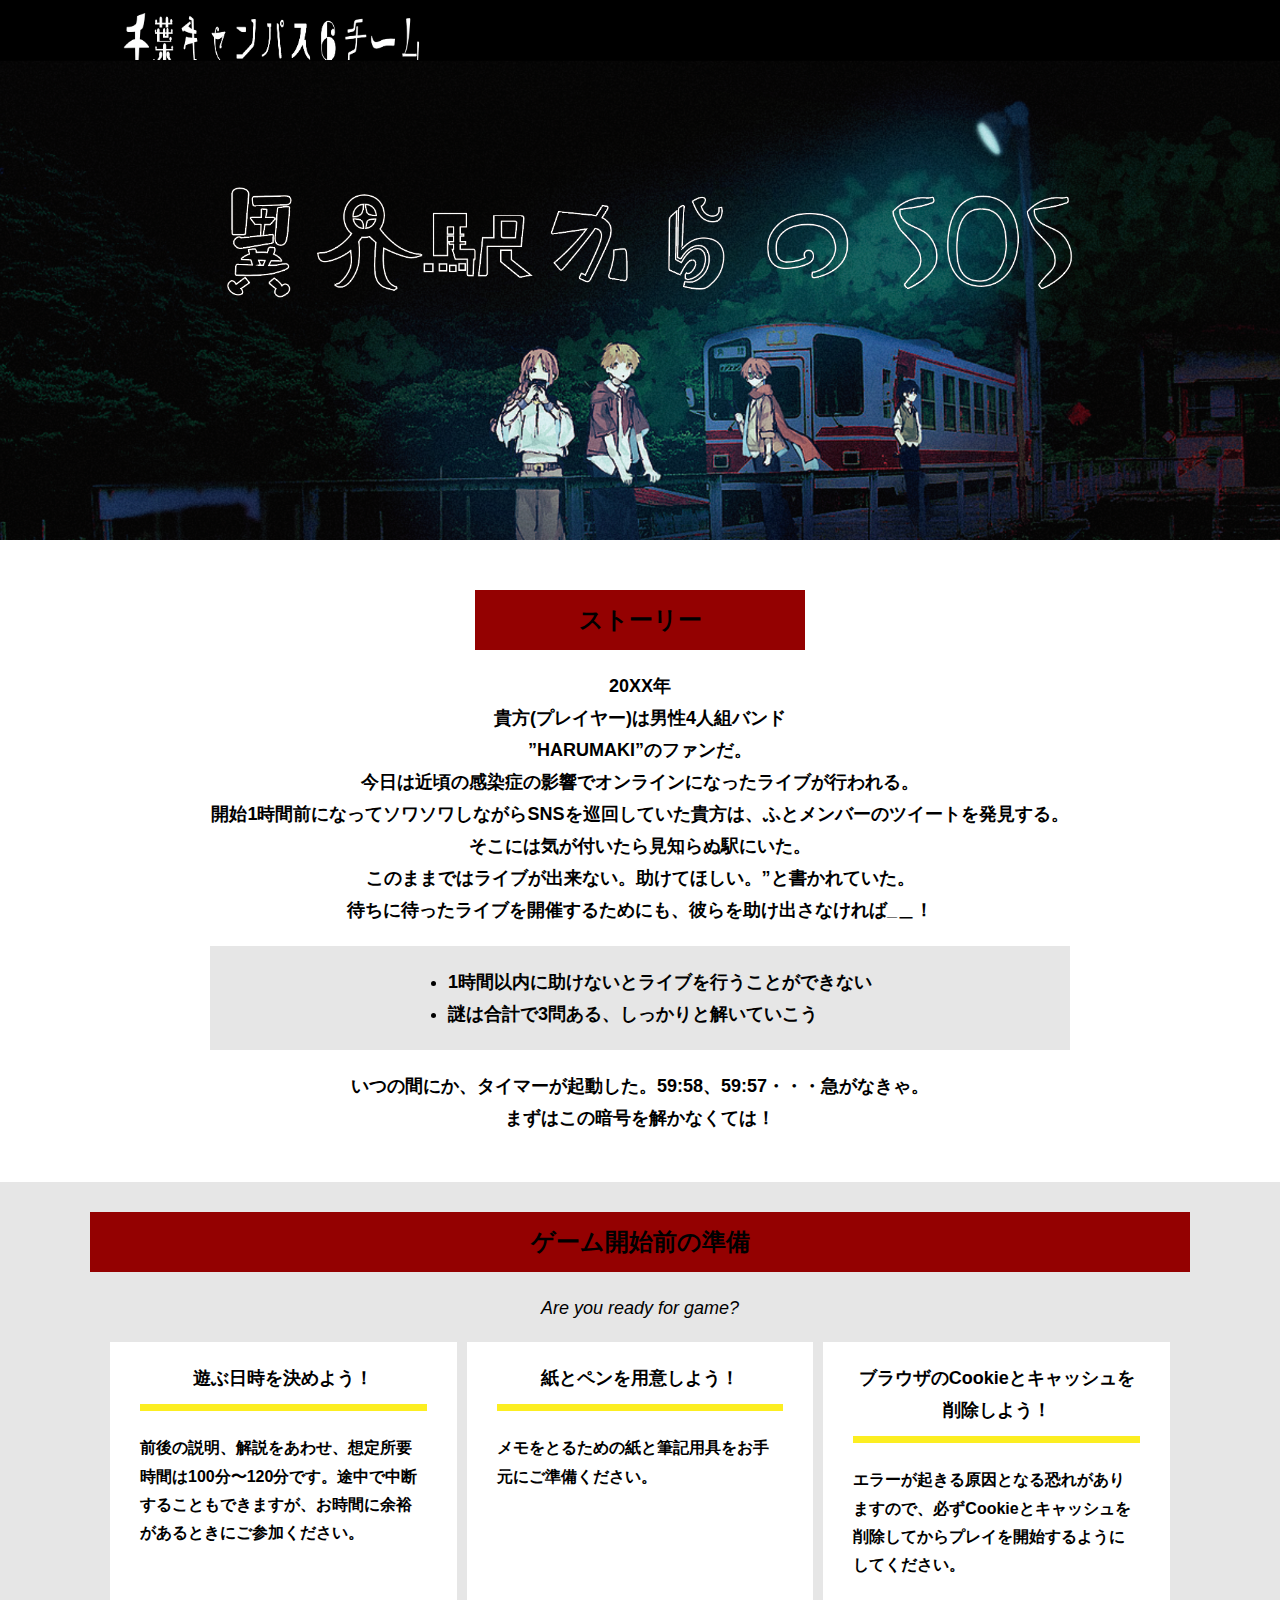
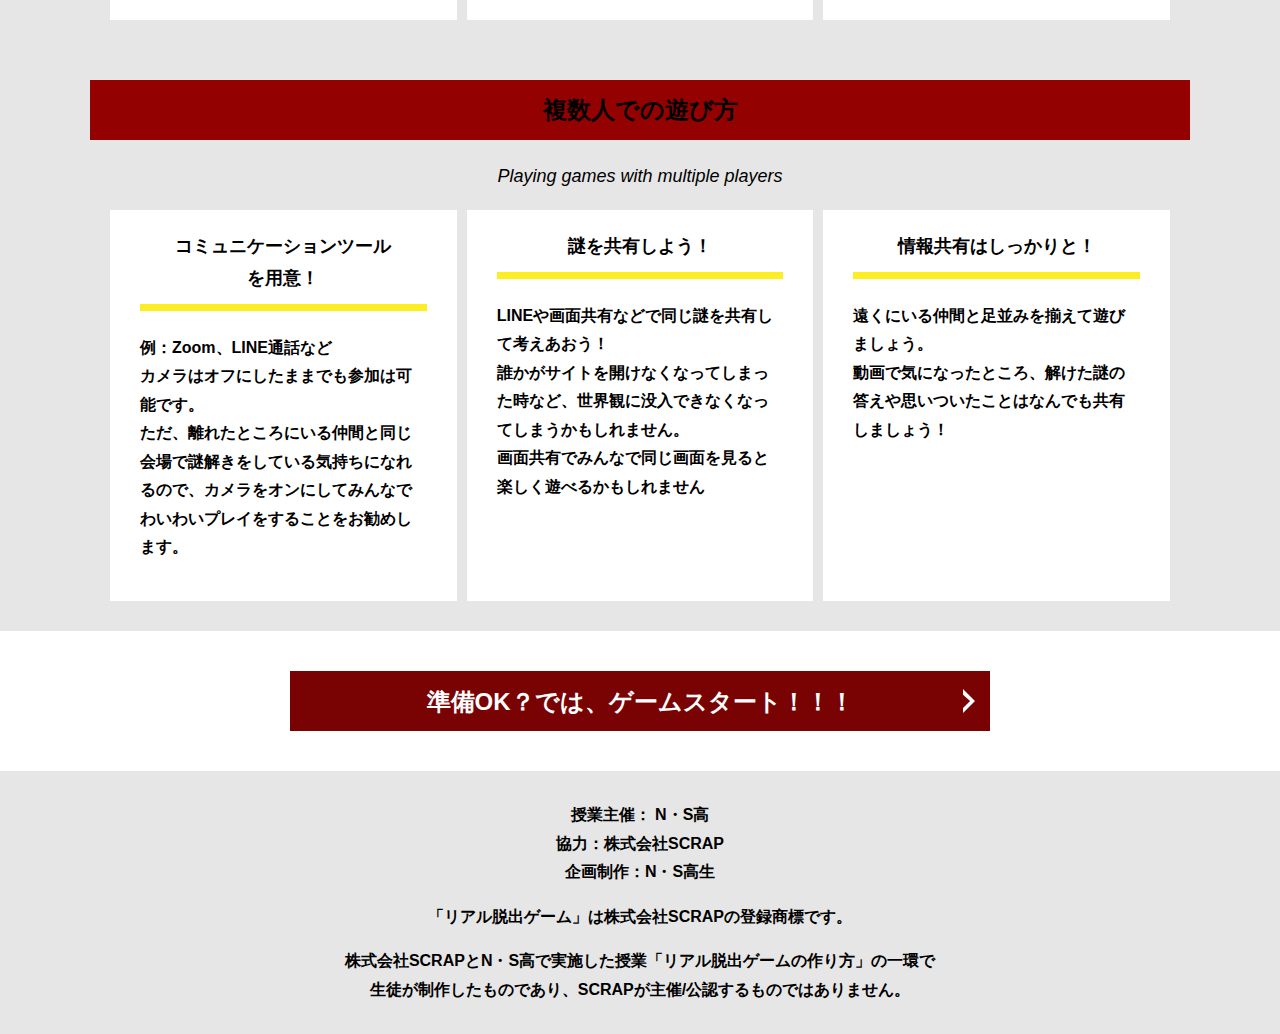
<file: index.html>
<!DOCTYPE html>
<html lang="ja">
<head>
  <meta charset="UTF-8">
  <meta http-equiv="X-UA-Compatible" content="IE=edge">
  <meta name="viewport" content="width=device-width, initial-scale=1.0">
  <title>異界駅からのSOS脱出 │ Project N</title>
  <link rel="stylesheet" href="assets/css/normalize.css">
  <link rel="stylesheet" href="assets/css/style.css">
</head>
<body>
  <svg width="0" height="0" class="hidden">
    <symbol xmlns="http://www.w3.org/2000/svg" viewBox="0 0 12.47 24.94" id="arrow" class="arrow_svg">
      <title>arrow</title>
      <polygon points="0 24.94 0 19.66 7.35 12.47 0 5.92 0 0 12.47 12.47 0 24.94"/>
    </symbol>
  </svg>
  <header class="header">
    <div class="container">
      <div class="header__logo"><img src="assets/images/1ロゴ.png" alt="チームロゴ"></div>
      <div class="header__name">N・S高生制作サイト</div>
    </div>
  </header>
  <main class="main index-page">
    <!-- タイトルエリア　ここから -->
    <h1 class="main-title"><img src="assets/images/トプ画.png" alt="Presented by SCRAP×N・S高リアル脱出ゲーム制作PJ 封鎖された家庭科室からの脱出"></h1>
    <!-- タイトルエリア　ここまで -->
    <section class="section section--story">
      <div class="container">
        <h2 class="section-title section-title--keycolor section-title--story">ストーリー</h2>
        <div class="story">
          <p class="text-center">20XX年<br>
            貴方(プレイヤー)は男性4人組バンド<br>
            ”HARUMAKI”のファンだ。<br>
            今日は近頃の感染症の影響でオンラインになったライブが行われる。<br>
            開始1時間前になってソワソワしながらSNSを巡回していた貴方は、ふとメンバーのツイートを発見する。<br>
            そこには気が付いたら見知らぬ駅にいた。<br>
            このままではライブが出来ない。助けてほしい。”と書かれていた。<br>
            待ちに待ったライブを開催するためにも、彼らを助け出さなければ_＿！</p>
          <div class="story__note__outer bg-color--gray">
            <ul class="story__note">
              <li>1時間以内に助けないとライブを行うことができない</li>
              <li>謎は合計で3問ある、しっかりと解いていこう</li>
            </ul>
          </div>
          <p class="text-center">いつの間にか、タイマーが起動した。59:58、59:57・・・急がなきゃ。<br>
            まずはこの暗号を解かなくては！</p>
        </div>
      </div>
    </section>
    <section class="section bg-color--gray">
      <div class="container">
        <h2 class="section-title">ゲーム開始前の準備</h2>
        <p class="font-eng text-center">Are you ready for game?</p>
        <!--
          class名"row"内のclass名"column"が横並びになります。
          改行する場合は以下のように追加してください。
          <div class="row">
            <div class="column">
              ～ 内容 ～
            </div>
          </div>
        -->
        <div class="row">
          <div class="column">
            <div class="card">
              <h3 class="card__title">遊ぶ日時を決めよう！</h3>
              <p class="card__content">前後の説明、解説をあわせ、想定所要時間は100分〜120分です。途中で中断することもできますが、お時間に余裕があるときにご参加ください。</p>
            </div>
          </div>
          <div class="column">
            <div class="card">
              <h3 class="card__title">紙とペンを用意しよう！</h3>
              <p class="card__content">メモをとるための紙と筆記用具をお手元にご準備ください。</p>
            </div>
          </div>
          <div class="column">
            <div class="card">
              <h3 class="card__title">ブラウザのCookieとキャッシュを<br>削除しよう！</h3>
              <p class="card__content">エラーが起きる原因となる恐れがありますので、必ずCookieとキャッシュを削除してからプレイを開始するようにしてください。</p>
            </div>
          </div>
        </div>
      </div>
    </section>
    <section class="section bg-color--keycolor">
      <div class="container">
        <h2 class="section-title">複数人での遊び方</h2>
        <p class="font-eng text-center">Playing games with multiple players</p>
        <div class="row">
          <div class="column">
            <div class="card">
              <h3 class="card__title">コミュニケーションツール<br>を用意！</h3>
              <p class="card__content">例：Zoom、LINE通話など<br>
                カメラはオフにしたままでも参加は可能です。<br>
                ただ、離れたところにいる仲間と同じ会場で謎解きをしている気持ちになれるので、カメラをオンにしてみんなでわいわいプレイをすることをお勧めします。</p>
            </div>
          </div>
          <div class="column">
            <div class="card">
              <h3 class="card__title">謎を共有しよう！</h3>
              <p class="card__content">LINEや画面共有などで同じ謎を共有して考えあおう！<br>
                誰かがサイトを開けなくなってしまった時など、世界観に没入できなくなってしまうかもしれません。<br>
                画面共有でみんなで同じ画面を見ると楽しく遊べるかもしれません</p>
            </div>
          </div>
          <div class="column">
            <div class="card">
              <h3 class="card__title">情報共有はしっかりと！</h3>
              <p class="card__content">遠くにいる仲間と足並みを揃えて遊びましょう。<br>
                動画で気になったところ、解けた謎の答えや思いついたことはなんでも共有しましょう！</p>
            </div>
          </div>
        </div>
      </div>
    </section>
    <section class="section">
      <div class="container">
        <a class="btn" href="main.html">準備OK？では、ゲームスタート！！！<svg class="btn__arrow"><use xlink:href="#arrow"></use></svg></a>
      </div>
    </section>
  </main>
  <footer class="footer section bg-color--gray">
    <div class="container">
      <p class="text-center">授業主催： N・S高<br>協力：株式会社SCRAP<br>企画制作：N・S高生</p>
      <p class="text-center">「リアル脱出ゲーム」は株式会社SCRAPの登録商標です。</p>
      <p class="text-center">株式会社SCRAPとN・S高で実施した授業「リアル脱出ゲームの作り方」の一環で<br>生徒が制作したものであり、SCRAPが主催/公認するものではありません。</p>
    </div>
  </footer>
</body>
</html>
</file>
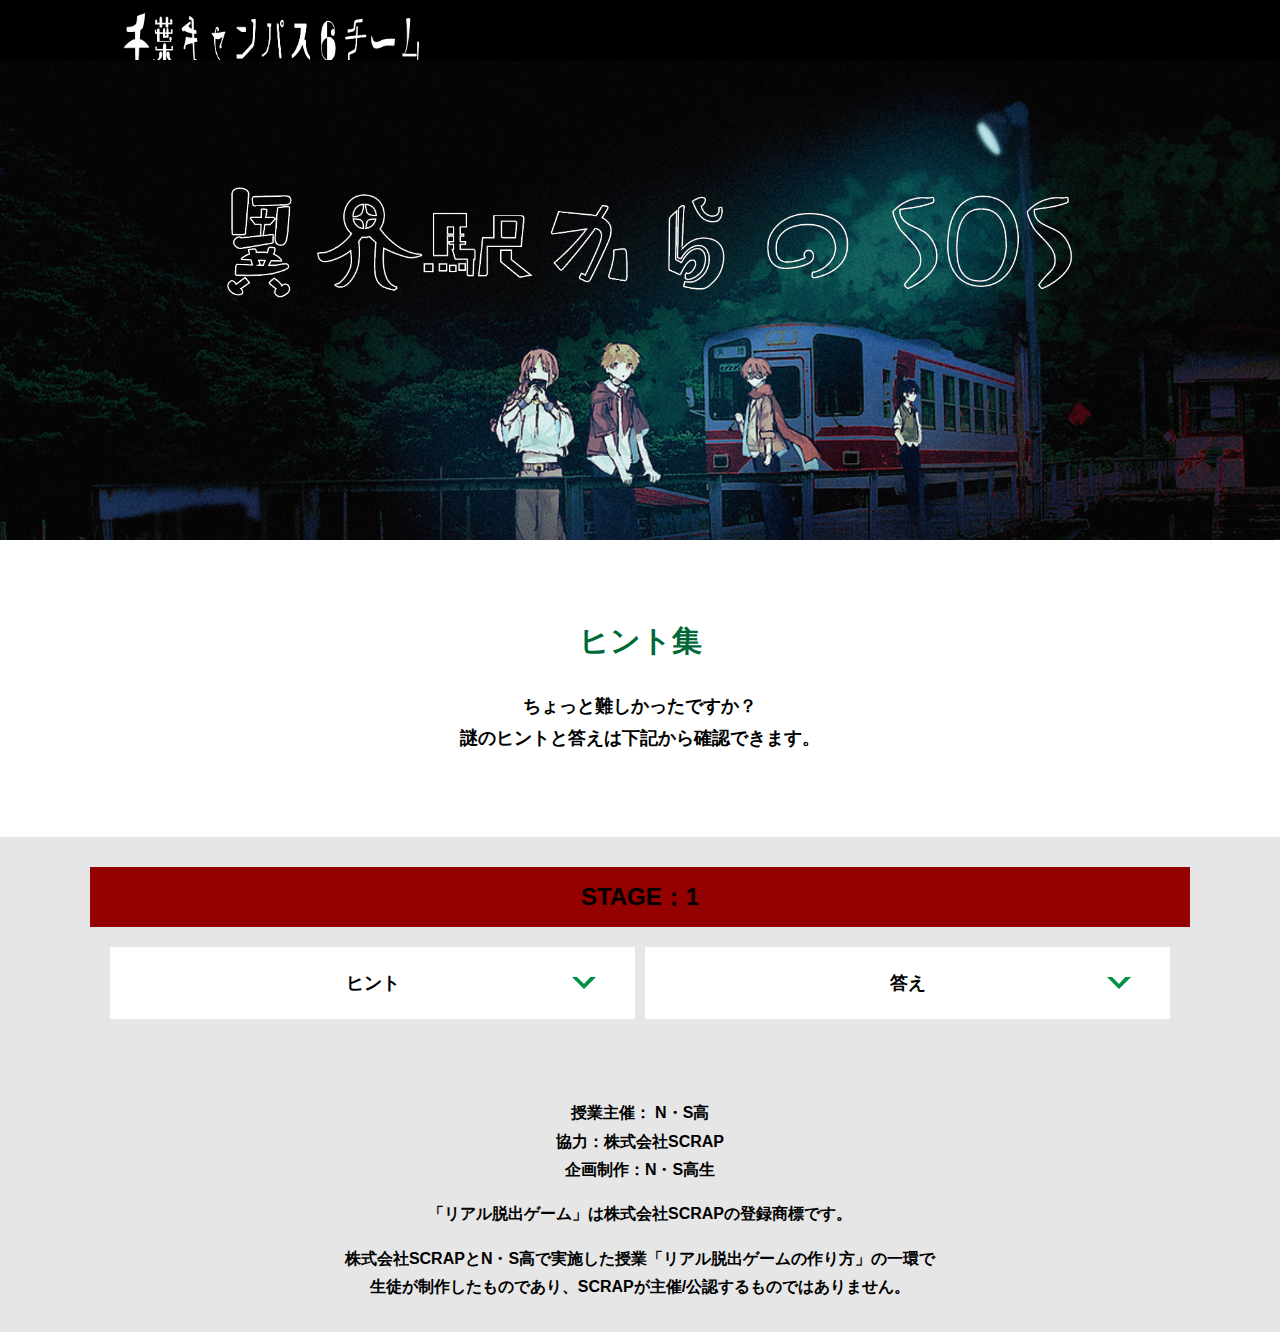
<file: hint1.html>
<!DOCTYPE html>
<html lang="ja">
<head>
  <meta charset="UTF-8">
  <meta http-equiv="X-UA-Compatible" content="IE=edge">
  <meta name="viewport" content="width=device-width, initial-scale=1.0">
  <title>ヒント │ 異界駅からのSOS │ Project N</title>
  <link rel="stylesheet" href="assets/css/normalize.css">
  <link rel="stylesheet" href="assets/css/style.css">
</head>
<body>
  <svg width="0" height="0" class="hidden">
    <symbol xmlns="http://www.w3.org/2000/svg" viewBox="0 0 12.47 24.94" id="arrow" class="arrow_svg">
      <title>arrow</title>
      <polygon points="0 24.94 0 19.66 7.35 12.47 0 5.92 0 0 12.47 12.47 0 24.94"/>
    </symbol>
  </svg>
  <header class="header">
    <div class="container">
      <div class="header__logo"><img src="assets/images/1ロゴ.png" alt="チームロゴ"></div>
      <div class="header__name">N・S高生制作サイト</div>
    </div>
  </header>
  <main class="main hint-page">
    <!-- タイトルエリア　ここから -->
    <h1 class="main-title"><img src="assets/images/トプ画.png" alt="封鎖された家庭科室からの脱出"></h1>
    <!-- タイトルエリア　ここまで -->
    <section class="section">
      <div class="container">
        <div class="box bg-color--subcolor">
          <h2 class="section-title--border">ヒント集</h2>
          <p class="text-center">ちょっと難しかったですか？<br>
            謎のヒントと答えは下記から確認できます。</p>
        </div>
      </div>
    </section>
    <!-- STAGE1ヒント　ここから -->
    <section id="stage1" class="section bg-color--gray">
      <div class="container">
        <h2 class="section-title section-title--keycolor">STAGE：1</h2>
        <div class="row">
          <div class="column">
            <div class="card">
              <h3 class="card__title">ヒント<svg class="card__arrow"><use xlink:href="#arrow"></use></svg></h3>
              <p class="card__content">ある漢字が当てはまる</p>
            </div>
          </div>
          <div class="column">
            <div class="card">
              <h3 class="card__title">答え<svg class="card__arrow"><use xlink:href="#arrow"></use></svg></h3>
              <p class="card__content">電車</p>
            </div>
          </div>
        </div>
      </div>
    </section>
    <!-- STAGE1ヒント　ここまで -->
  </main>
  <footer class="footer section bg-color--gray">
    <div class="container">
        <p class="text-center">授業主催： N・S高<br>協力：株式会社SCRAP<br>企画制作：N・S高生</p>
        <p class="text-center">「リアル脱出ゲーム」は株式会社SCRAPの登録商標です。</p>
        <p class="text-center">株式会社SCRAPとN・S高で実施した授業「リアル脱出ゲームの作り方」の一環で<br>生徒が制作したものであり、SCRAPが主催/公認するものではありません。</p>
    </div>
  </footer>
  <script src="assets/js/hint.js"></script>
</body>
</html>
</file>
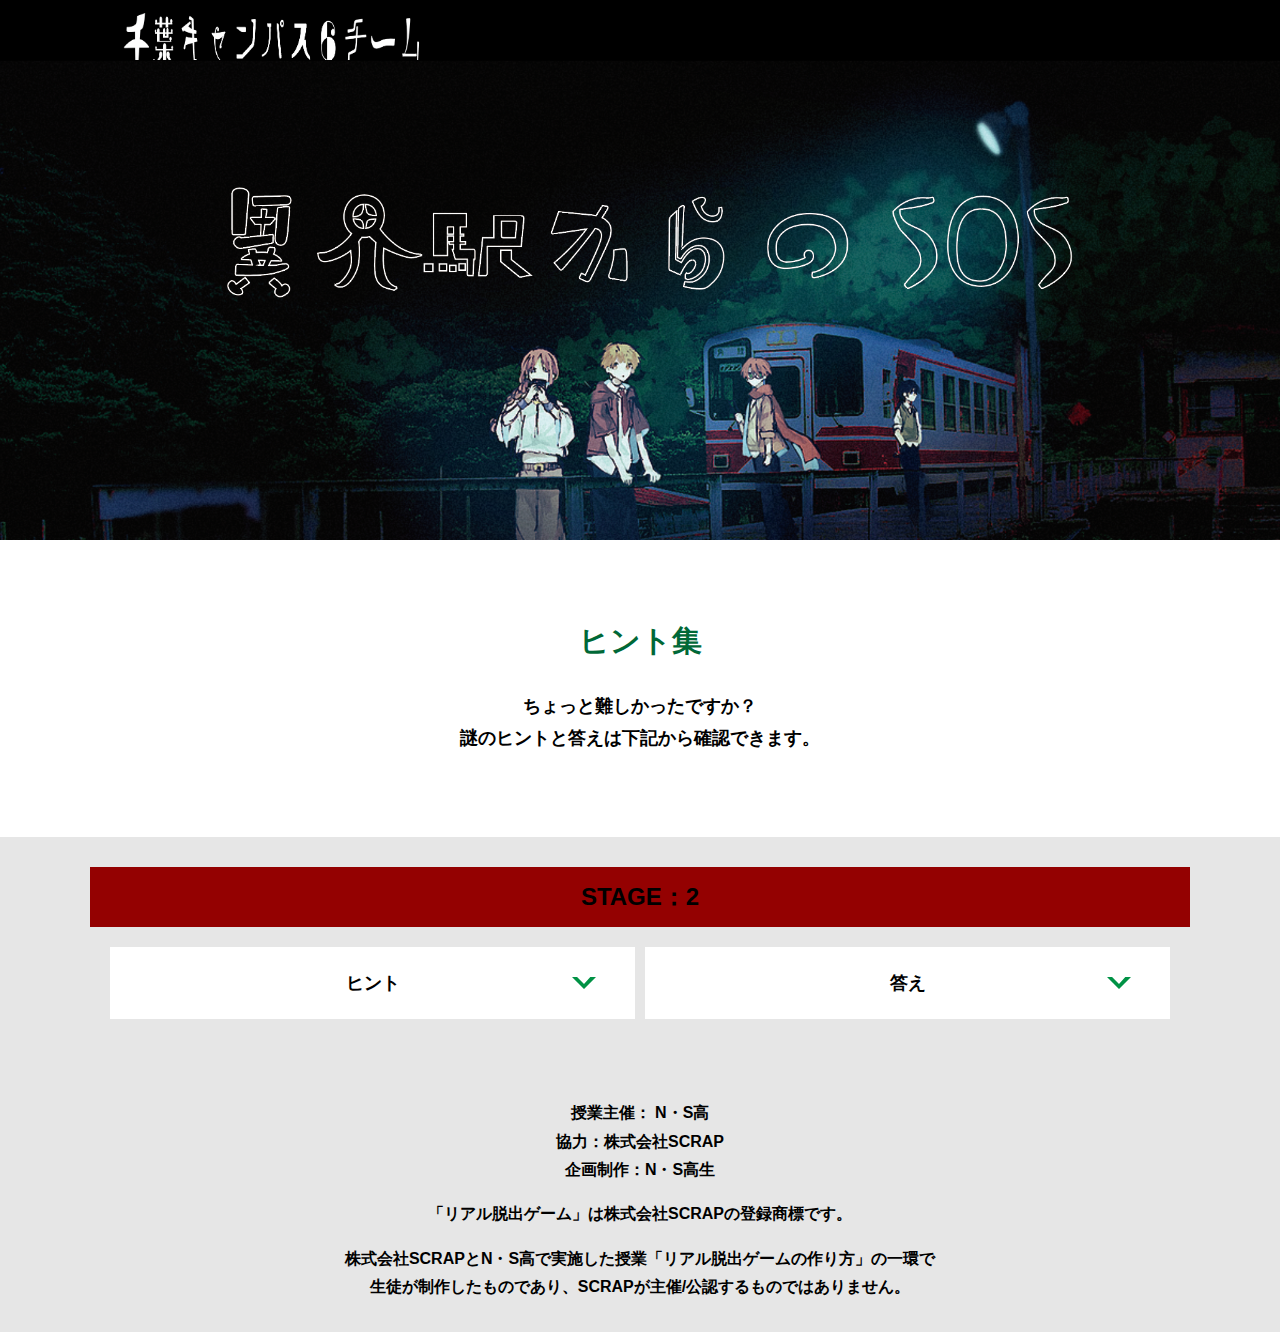
<file: hint2.html>
<!DOCTYPE html>
<html lang="ja">
<head>
  <meta charset="UTF-8">
  <meta http-equiv="X-UA-Compatible" content="IE=edge">
  <meta name="viewport" content="width=device-width, initial-scale=1.0">
  <title>ヒント │ 封鎖された家庭科室からの脱出 │ Project N</title>
  <link rel="stylesheet" href="assets/css/normalize.css">
  <link rel="stylesheet" href="assets/css/style.css">
</head>
<body>
  <svg width="0" height="0" class="hidden">
    <symbol xmlns="http://www.w3.org/2000/svg" viewBox="0 0 12.47 24.94" id="arrow" class="arrow_svg">
      <title>arrow</title>
      <polygon points="0 24.94 0 19.66 7.35 12.47 0 5.92 0 0 12.47 12.47 0 24.94"/>
    </symbol>
  </svg>
  <header class="header">
    <div class="container">
      <div class="header__logo"><img src="assets/images/1ロゴ.png" alt="チームロゴ"></div>
      <div class="header__name">N・S高生制作サイト</div>
    </div>
  </header>
  <main class="main hint-page">
    <!-- タイトルエリア　ここから -->
    <h1 class="main-title"><img src="assets/images/トプ画.png" alt="封鎖された家庭科室からの脱出"></h1>
    <!-- タイトルエリア　ここまで -->
    <section class="section">
      <div class="container">
        <div class="box bg-color--subcolor">
          <h2 class="section-title--border">ヒント集</h2>
          <p class="text-center">ちょっと難しかったですか？<br>
            謎のヒントと答えは下記から確認できます。</p>
        </div>
      </div>
    </section>
    <!-- STAGE2ヒント　ここから -->
    <section id="stage2" class="section bg-color--gray">
      <div class="container">
        <h2 class="section-title section-title--keycolor">STAGE：2</h2>
        <div class="row">
          <div class="column">
            <div class="card">
              <h3 class="card__title">ヒント<svg class="card__arrow"><use xlink:href="#arrow"></use></svg></h3>
              <p class="card__content">ひらがなで答えよう</p>
            </div>
              
 <!-- 2-2ヒント追加
            <div class="card">
              <h3 class="card__title">2-2ヒント<svg class="card__arrow"><use xlink:href="#arrow"></use></svg></h3>
              <p class="card__content">テキストテキストテキストテキストテキストテキストテキストテキストテキストテキスト</p>
            </div>
2-2ヒント追加ここまで -->

 <!-- 2-3ヒント追加
        　　 <div class="card">
              <h3 class="card__title">2-3ヒント<svg class="card__arrow"><use xlink:href="#arrow"></use></svg></h3>
              <p class="card__content">テキストテキストテキストテキストテキストテキストテキストテキストテキストテキスト</p>
            </div>
2-3ヒント追加ここまで -->
              
          </div>
          <div class="column">
            <div class="card">
              <h3 class="card__title">答え<svg class="card__arrow"><use xlink:href="#arrow"></use></svg></h3>
              <p class="card__content">あか</p>
            </div>
              
<!-- 2-2答え追加
            <div class="card">
              <h3 class="card__title">2-2答え<svg class="card__arrow"><use xlink:href="#arrow"></use></svg></h3>
              <p class="card__content">ううう</p>
            </div>
2-2答え追加ここまで -->
              
<!-- 2-3答え追加          
            <div class="card">
              <h3 class="card__title">2-3答え<svg class="card__arrow"><use xlink:href="#arrow"></use></svg></h3>
              <p class="card__content">ううう</p>
            </div>
2-3答え追加ここまで -->
              
          </div>
        </div>
      </div>
    </section>
    <!-- STAGE2ヒント　ここまで -->
  </main>
  <footer class="footer section bg-color--gray">
    <div class="container">
        <p class="text-center">授業主催： N・S高<br>協力：株式会社SCRAP<br>企画制作：N・S高生</p>
        <p class="text-center">「リアル脱出ゲーム」は株式会社SCRAPの登録商標です。</p>
        <p class="text-center">株式会社SCRAPとN・S高で実施した授業「リアル脱出ゲームの作り方」の一環で<br>生徒が制作したものであり、SCRAPが主催/公認するものではありません。</p>
    </div>
  </footer>
  <script src="assets/js/hint.js"></script>
</body>
</html>
</file>
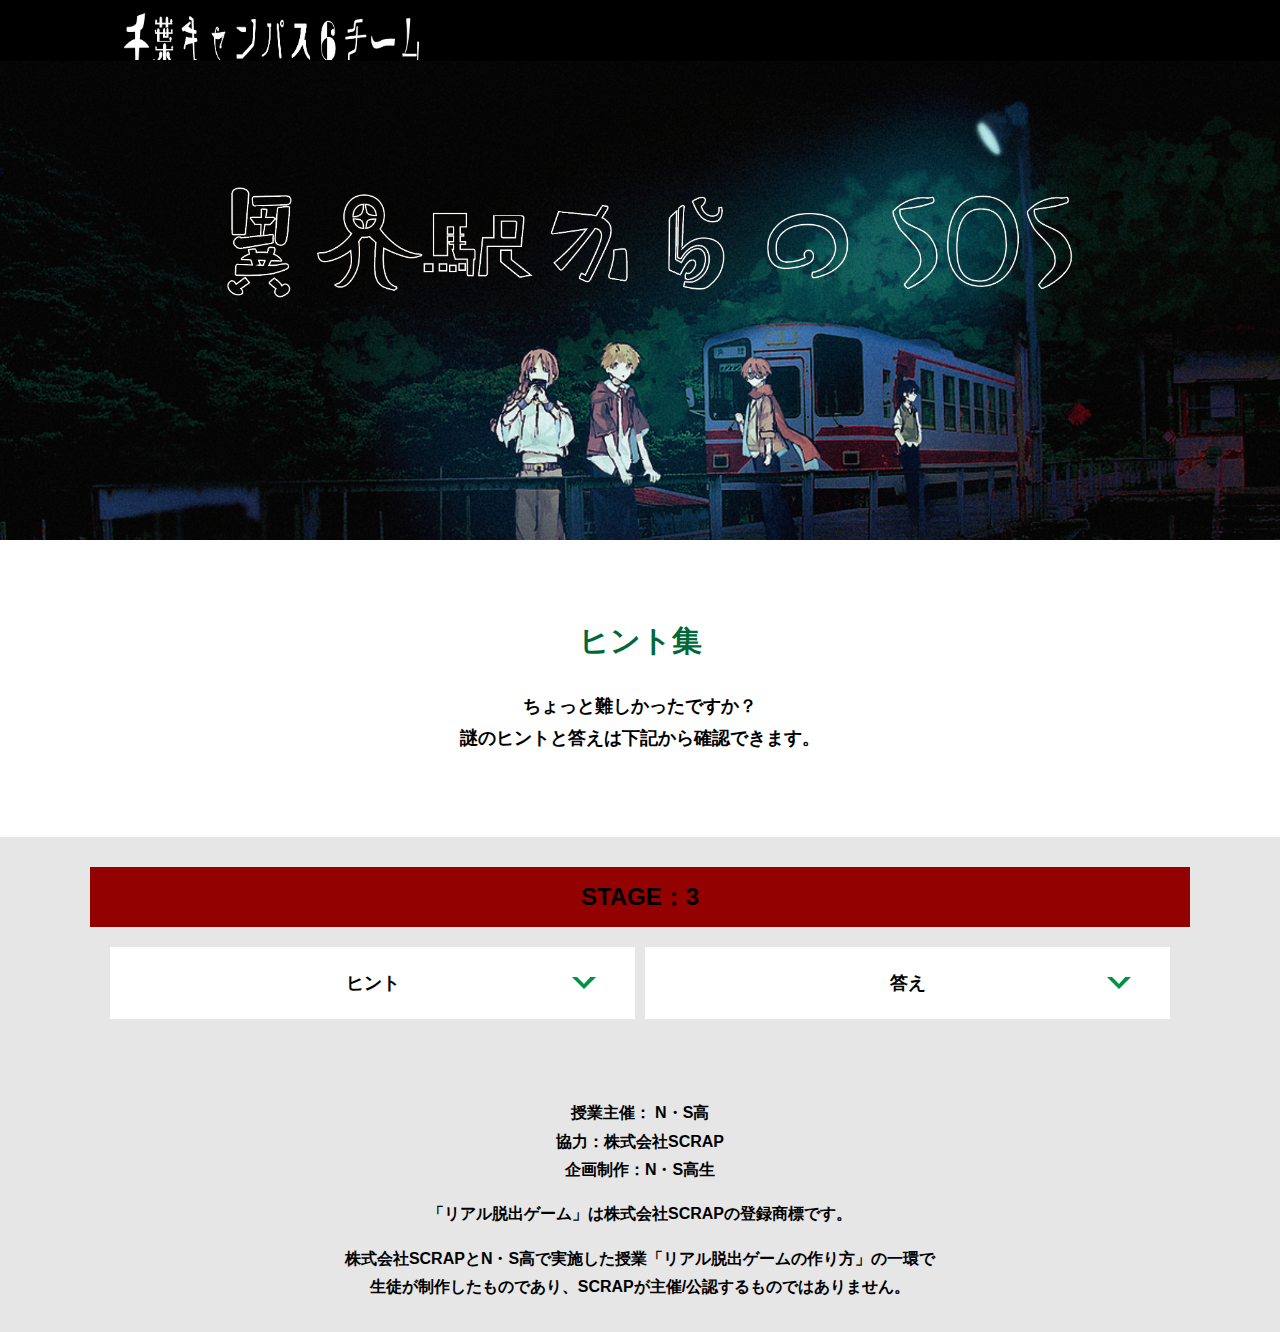
<file: hint3.html>
<!DOCTYPE html>
<html lang="ja">
<head>
  <meta charset="UTF-8">
  <meta http-equiv="X-UA-Compatible" content="IE=edge">
  <meta name="viewport" content="width=device-width, initial-scale=1.0">
  <title>ヒント │ 異界駅からのSOS脱出 │ Project N</title>
  <link rel="stylesheet" href="assets/css/normalize.css">
  <link rel="stylesheet" href="assets/css/style.css">
</head>
<body>
  <svg width="0" height="0" class="hidden">
    <symbol xmlns="http://www.w3.org/2000/svg" viewBox="0 0 12.47 24.94" id="arrow" class="arrow_svg">
      <title>arrow</title>
      <polygon points="0 24.94 0 19.66 7.35 12.47 0 5.92 0 0 12.47 12.47 0 24.94"/>
    </symbol>
  </svg>
  <header class="header">
    <div class="container">
      <div class="header__logo"><img src="assets/images/1ロゴ.png" alt="チームロゴ"></div>
      <div class="header__name">N・S高生制作サイト</div>
    </div>
  </header>
  <main class="main hint-page">
    <!-- タイトルエリア　ここから -->
    <h1 class="main-title"><img src="assets/images/トプ画.png" alt=""></h1>
    <!-- タイトルエリア　ここまで -->
    <section class="section">
      <div class="container">
        <div class="box bg-color--subcolor">
          <h2 class="section-title--border">ヒント集</h2>
          <p class="text-center">ちょっと難しかったですか？<br>
            謎のヒントと答えは下記から確認できます。</p>
        </div>
      </div>
    </section>
    <!-- STAGE3ヒント　ここから -->
    <section id="stage3" class="section bg-color--gray">
      <div class="container">
        <h2 class="section-title section-title--keycolor">STAGE：3</h2>
        <div class="row">
          <div class="column">
            <div class="card">
              <h3 class="card__title">ヒント<svg class="card__arrow"><use xlink:href="#arrow"></use></svg></h3>
              <p class="card__content">三角は数字の3</p>
            </div>
              
 <!-- 3-2ヒント追加
            <div class="card">
              <h3 class="card__title">3-2ヒント<svg class="card__arrow"><use xlink:href="#arrow"></use></svg></h3>
              <p class="card__content">テキストテキストテキストテキストテキストテキストテキストテキストテキストテキスト</p>
            </div>
3-2ヒント追加ここまで -->

 <!-- 3-3ヒント追加
        　　 <div class="card">
              <h3 class="card__title">3-3ヒント<svg class="card__arrow"><use xlink:href="#arrow"></use></svg></h3>
              <p class="card__content">テキストテキストテキストテキストテキストテキストテキストテキストテキストテキスト</p>
            </div>
3-3ヒント追加ここまで -->
              
          </div>
          <div class="column">
            <div class="card">
              <h3 class="card__title">答え<svg class="card__arrow"><use xlink:href="#arrow"></use></svg></h3>
              <p class="card__content">つきのみや</p>
            </div>

 <!-- 3-2答え追加
            <div class="card">
              <h3 class="card__title">3-2答え<svg class="card__arrow"><use xlink:href="#arrow"></use></svg></h3>
              <p class="card__content">ううう</p>
            </div>
3-2答え追加ここまで -->
              
<!-- 3-3答え追加          
            <div class="card">
              <h3 class="card__title">2-3答え<svg class="card__arrow"><use xlink:href="#arrow"></use></svg></h3>
              <p class="card__content">ううう</p>
            </div>
3-3答え追加ここまで -->
              
          </div>
        </div>
      </div>
    </section>
    <!-- STAGE3ヒント　ここまで -->
  </main>
  <footer class="footer section bg-color--gray">
    <div class="container">
        <p class="text-center">授業主催： N・S高<br>協力：株式会社SCRAP<br>企画制作：N・S高生</p>
        <p class="text-center">「リアル脱出ゲーム」は株式会社SCRAPの登録商標です。</p>
        <p class="text-center">株式会社SCRAPとN・S高で実施した授業「リアル脱出ゲームの作り方」の一環で<br>生徒が制作したものであり、SCRAPが主催/公認するものではありません。</p>
    </div>
  </footer>
  <script src="assets/js/hint.js"></script>
</body>
</html>
</file>
<file: assets/css/style.css>
@charset "UTF-8";
/****************************
 * 共通CSSのテンプレートです。
*****************************/
*,
*::before,
*::after {
  -webkit-box-sizing: border-box;
          box-sizing: border-box;
}

html {
  font-size: 18px;
  -webkit-box-sizing: border-box;
          box-sizing: border-box;
}

body {
  overflow-x: hidden;
  font-family: "游ゴシック体", "Yu Gothic", YuGothic, "ヒラギノ角ゴ Pro", "Hiragino Kaku Gothic Pro", "メイリオ", "Meiryo", sans-serif;
  font-size: 18px;
  line-height: 1.77778;
  font-weight: bold;
  text-decoration: none;
  border: none;
  list-style: none;
  color: #000;
  margin: 0;
}

img {
  width: 100%;
}

figure {
  margin: 0;
}

figcaption {
  margin-top: 30px;
  font-size: 14px;
}

@media screen and (max-width: 767px) {
  figcaption {
    font-size: 13px;
  }
}

input[type=text] {
  font-size: 18px;
  border: none;
  padding: 25px 35px;
  display: block;
  margin: 0 auto;
  max-width: 580px;
  width: 100%;
}

::-webkit-input-placeholder {
  color: #999;
}

:-ms-input-placeholder {
  color: #999;
}

::-ms-input-placeholder {
  color: #999;
}

::placeholder {
  color: #999;
}

button {
  cursor: pointer;
  display: block;
  border: none;
  margin: 0 auto;
  background-color: #940101;
  color: #fff;
  width: 287px;
  height: 55px;
}

/*******************
* Layout
*******************/
.section {
  padding-top: 30px;
  padding-bottom: 30px;
}

.section--clear {
  /* ステージクリア画面 */
  position: fixed;
  display: none;
  /* 読み込み時に一瞬表示されるのを防ぐ */
  -webkit-box-pack: center;
      -ms-flex-pack: center;
          justify-content: center;
  -webkit-box-align: center;
      -ms-flex-align: center;
          align-items: center;
  top: 0;
  bottom: 0;
  left: 0;
  right: 0;
  z-index: 200;
}

.section--clear.isClear {
  display: -webkit-box;
  display: -ms-flexbox;
  display: flex;
}

.container {
  width: 1100px;
  padding-left: 20px;
  padding-right: 20px;
  margin: 0 auto;
}

@media screen and (max-width: 1100px) {
  .container {
    width: calc(100% - 40px);
  }
}

.row {
  display: -webkit-box;
  display: -ms-flexbox;
  display: flex;
  -ms-flex-line-pack: stretch;
      align-content: stretch;
  gap: 10px;
}

.row + .row {
  margin-top: 20px;
}

.column {
  width: 100%;
}

.card {
  background-color: #fff;
  margin-bottom: 20px;
  height: 100%;
}

.card__title {
  font-size: 18px;
  text-align: center;
  margin: 0;
  padding: 20px 30px;
  position: relative;
  cursor: pointer;
}

.card__content {
  -webkit-transition: all 0.3s;
  transition: all 0.3s;
  font-size: 16px;
  padding: 20px 30px;
  margin: 0;
  position: relative;
}

.card__content::before {
  display: block;
  content: '';
  width: calc(100% - 60px);
  height: 7px;
  background-color: #fcee21;
  position: absolute;
  top: -10px;
  left: 30px;
}

.hint-page .card {
  height: auto;
}

.hint-page .card__content {
  display: none;
  text-align: center;
}

.hint-page .card__arrow {
  position: absolute;
  top: calc(50% - 12px);
  right: 45px;
  -webkit-transform: rotate(90deg);
          transform: rotate(90deg);
  -webkit-transition: all 0.3s;
  transition: all 0.3s;
  fill: #009245;
  width: 12px;
  height: 24px;
}

.hint-page .card.is-open .card__content {
  display: block;
}

.hint-page .card.is-open .card__arrow {
  -webkit-transform: rotate(-90deg);
          transform: rotate(-90deg);
}

.box {
  padding: 35px 30px;
}

.youtube {
  position: relative;
  width: 100%;
  padding-top: 56.25%;
}

.youtube iframe {
  position: absolute;
  top: 0;
  left: 0;
  width: 100%;
  height: 100%;
}

.youtube__container {
  max-width: 800px;
  margin: 0 auto;
}

/*********************
* Color
*********************/
.bg-color--keycolor {
  background-color: #e6e6e6;
}

.bg-color--subcolor {
  background-color:　　#9c0000;
}

.bg-color--gray {
  background-color: #e6e6e6;
}

/*********************
* title
**********************/
.main-title {
  margin: 0;
}

.sub-title {
  text-align: center;
  font-size: 18px;
  line-height: 1.66667;
}

.sub-title__bg {
  background-color: #fcee21;
  padding-left: 1rem;
  padding-right: 1rem;
}

.section-title {
  font-size: 24px;
  line-height: 1.75;
  text-align: center;
  padding: 9px 20px;
  background-color: #940101;
  margin: 0 -20px 20px -20px;
}

.section-title__stage {
  display: inline-block;
  margin-right: 2rem;
}

.section-title--keycolorlight {
  background-color: #940101;
}

.section-title--keycolorlight .section-title__stage {
  color: #fff;
}

.section-title--keycolor {
  background-color: ##6d0000;
}

.section-title--story {
  width: 330px;
  margin: 0 auto 20px;
}

.section-title--border {
  position: relative;
  font-size: 30px;
  text-align: center;
  line-height: 1.06667;
  margin: 0;
  padding-bottom: 15px;
  color: #006837;
}

.section-title--border::after {
  position: absolute;
  bottom: 0;
  left: calc(50% - 95px);
  display: block;
  content: '';
  background-color: #fff;
  height: 2.6px;
  width: 190px;
}

/******************
* text
******************/
.font-eng {
  font-style: italic;
  font-weight: normal;
}

/*************************
* Button
*************************/
.btn {
  display: block;
  text-decoration: none;
  cursor: pointer;
  background-color: #790202;
  color: #fff;
  font-size: 24px;
  line-height: 1.54167;
  text-align: center;
  padding: 11.5px;
  width: calc(100% - 40px);
  max-width: 700px;
  margin: 10px auto;
  position: relative;
}

.btn:hover {
  opacity: 0.7;
}

.btn__arrow {
  position: absolute;
  top: calc(50% - 12px);
  right: 15px;
  fill: #fff;
  width: 12px;
  height: 24px;
}

/****************
* header
*****************/
.header {
  background-color: #000;
  height: 60px;
}

.header .container {
  display: -webkit-box;
  display: -ms-flexbox;
  display: flex;
  -webkit-box-pack: justify;
      -ms-flex-pack: justify;
          justify-content: space-between;
  -webkit-box-align: center;
      -ms-flex-align: center;
          align-items: center;
  height: 100%;
}

.header__logo {
  width: 330px;
  height: 42px;
}

.header__name {
  font-size: 20px;
  line-height: 1.1;
}

.footer {
  font-size: 16px;
}

.footer p:first-child {
  margin-top: 0;
}

.footer p:last-child {
  margin-bottom: 0;
}

/********************
* main
********************/
.story__note {
  margin: 0;
}

.story__note__outer {
  width: 860px;
  display: -webkit-box;
  display: -ms-flexbox;
  display: flex;
  padding: 20px;
  margin: 20px auto;
  -webkit-box-pack: center;
      -ms-flex-pack: center;
          justify-content: center;
}

@media screen and (max-width: 940px) {
  .story__note__outer {
    width: 100%;
  }
}

.stage-column__container + .stage-column__container {
  border-top: 2px solid #fff;
}

.answer {
  font-size: 18px;
  margin-bottom: 20px;
  line-height: 80px;
  word-spacing: 20px;
}

.err-message {
  color: #c1272d;
  font-size: 18px;
  text-align: center;
}

.link-hint {
  text-align: center;
  display: block;
  margin-top: 20px;
}

.clear-message {
  background-color: #d9e021;
  padding: 30px 30px 60px;
  position: relative;
}

.clear-message__title {
  position: relative;
  display: block;
  text-align: center;
  color: #006837;
  font-size: 30px;
  padding-bottom: 10px;
  margin-bottom: 35px;
}

.clear-message__title::after {
  content: '';
  position: absolute;
  display: block;
  width: 183px;
  height: 2px;
  background-color: #fff;
  bottom: 0;
  left: calc(50% - (183px/2));
}

.clear-message__content {
  text-align: center;
}

.clear-message__btn {
  position: absolute;
  bottom: -30px;
  left: calc(50% - 144px);
  width: 288px;
  margin: 0;
}

/********************
* Utility
********************/
.text-center {
  text-align: center;
}

.text-left {
  text-align: left;
}

.text-right {
  text-align: right;
}

.hidden {
  display: none;
}
/*# sourceMappingURL=style.css.map */
</file>
